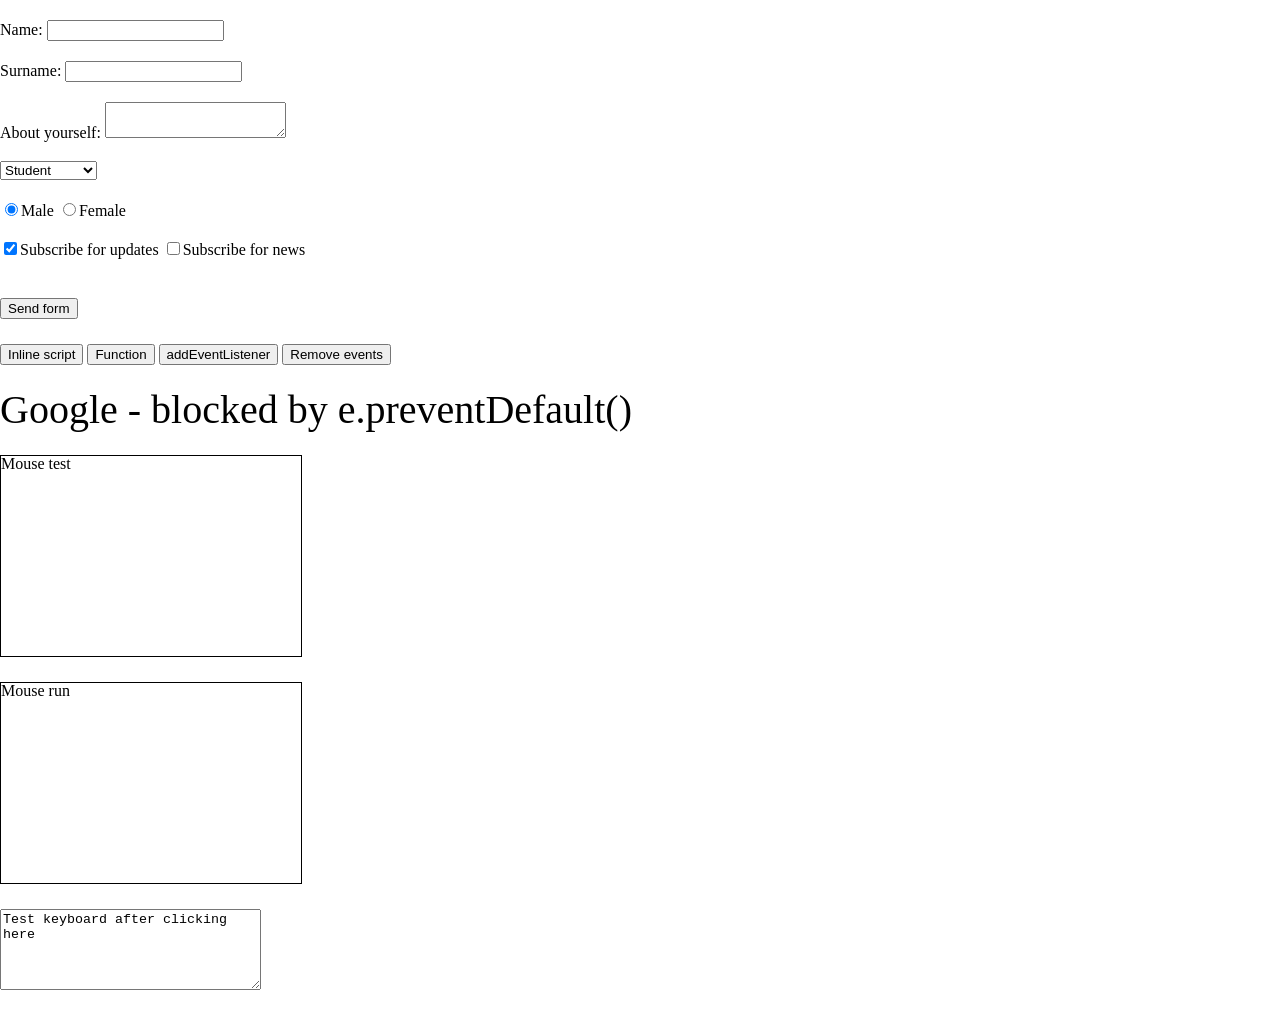
<file: eventInClass/index.html>
<!DOCTYPE html>
<head>
    <meta charset="utf-8">
    <meta name="viewport" content="width=device-width, initial-scale=1.0">
    <link rel="stylesheet" type="text/css" href="css/reset.css">
    <link rel="stylesheet" type="text/css" href="css/style.css">
    <title>JavaScript Hello</title>
    </head>
    <body>
        <form name="questions">
            <div>
                <label for="name">Name:</label>
                <input type="text" id="name" name="name">
            </div>
            <div>
                <label for="surname">Surname:</label>
                <input type="text" id="surname" name="surname">
            </div>
            <div>
                <label for="about">About yourself:</label>
                <textarea id="about" name="about"></textarea>
            </div>
            <div>
                <select id="occupation" name="occupation">
                    <option value="st">Student</option>
                    <option value="emp">Employee</option>
                    <option value="unemp">Unemployed</option>
                </select>
            </div>
            <div>
                <label><input type="radio" name="sex" checked>Male</label>
                <label><input type="radio" name="sex">Female</label>
            </div>
            <div>
                <label><input type="checkbox" id="updates" name="updates" checked>Subscribe for updates</label>
                <label><input type="checkbox" id="news" name="news">Subscribe for news</label>
            </div>
            <p class="errors"></p>
            <input type="submit" value="Send form">
        </form>
        
        
        <section class="section_one">
            <div class="buttons_wrapper">
                <button onclick="alert('Inline js');">Inline script</button>
                <button>Function</button>
                <button>addEventListener</button>
                <button>Remove events</button>
            </div>
        </section>

        <a href="http://google.com.ua" target="_blank">Google - blocked by e.preventDefault()</a>

        <section class="mouse_test">Mouse test</section>
        <section class="mouse_run">Mouse run</section>
        <section class="keyboard_test">
            <textarea cols="30" rows="5">Test keyboard after clicking here</textarea>
        </section>

        <script src="js/script.js" type="text/javascript"></script>
    </body>
</html>
</html>
</file>
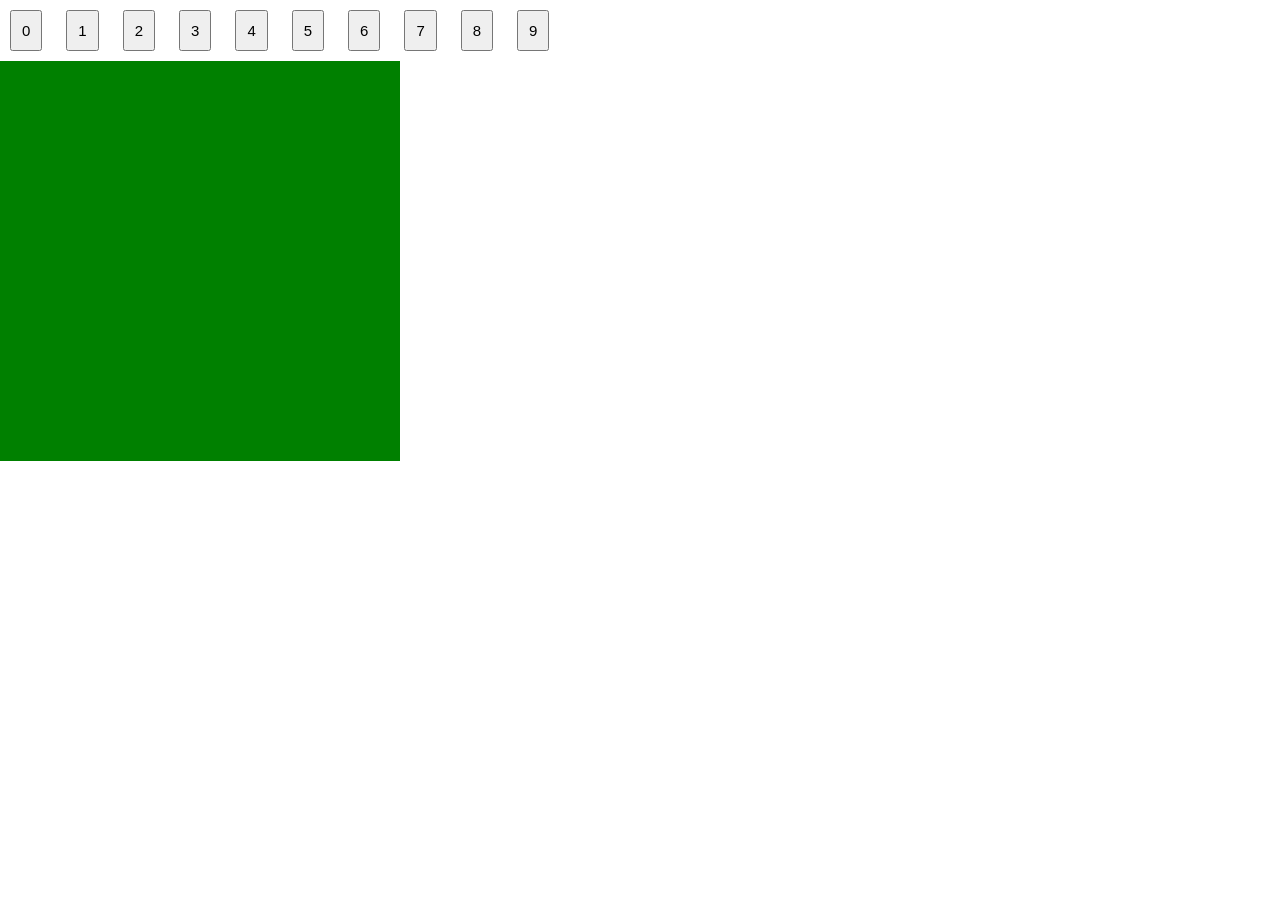
<file: LabInClass/index.html>
<!DOCTYPE html>
<head>
    <meta charset="utf-8">
    <meta name="viewport" content="width=device-width, initial-scale=1.0">
    <link rel="stylesheet" type="text/css" href="css/reset.css">
    <link rel="stylesheet" type="text/css" href="css/style.css">
    <title>JavaScript Hello</title>
    </head>
    <body>
    
        <div class="buttons">
            <button type="button">0</button>
            <button type="button">1</button>
            <button type="button">2</button>
            <button type="button">3</button>
            <button type="button">4</button>
            <button type="button">5</button>
            <button type="button">6</button>
            <button type="button">7</button>
            <button type="button">8</button>
            <button type="button">9</button>
        </div>
   
    <div id="result"></div>

    <script src="js/script.js" type="text/javascript"></script>
    </body>
</html>
</file>
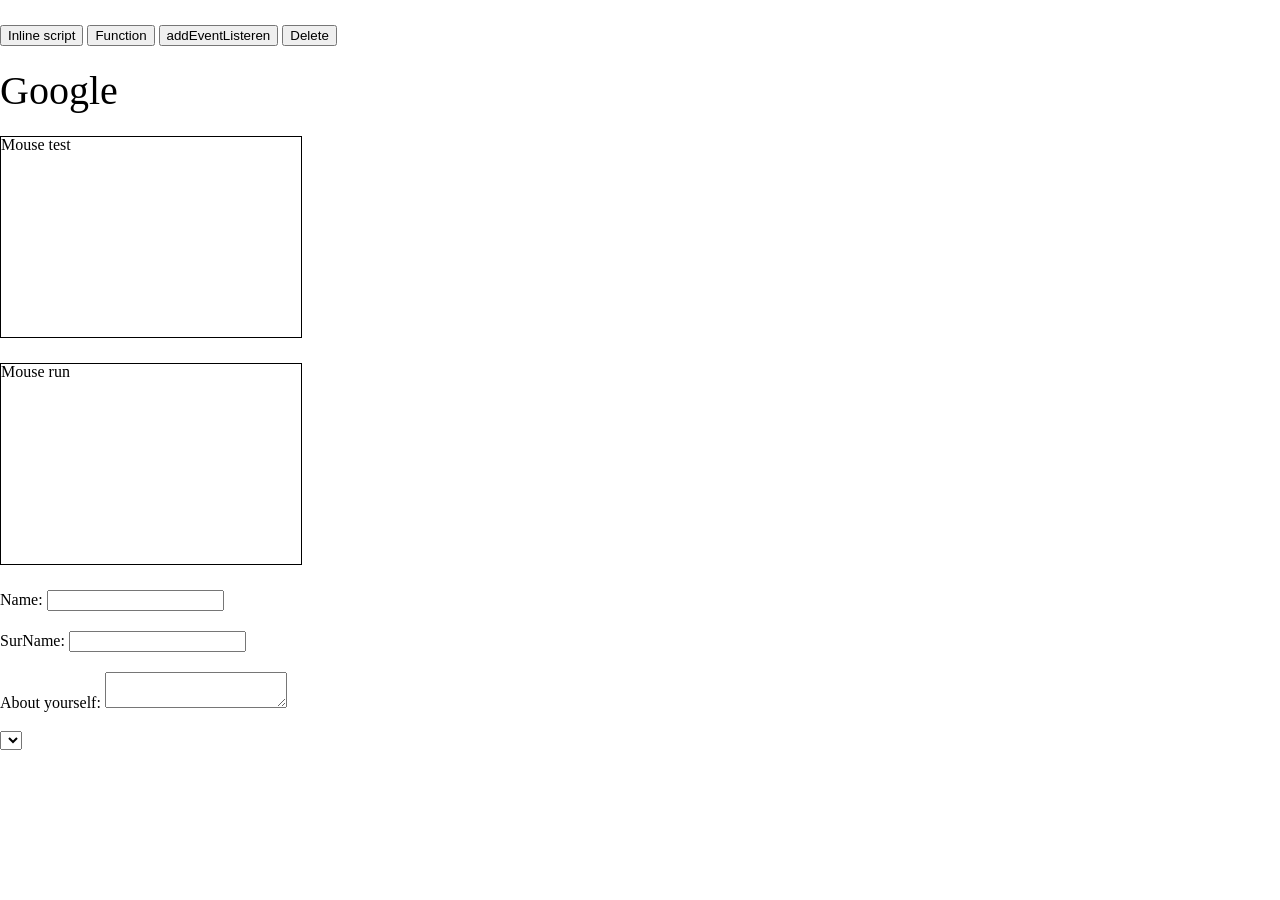
<file: para/index.html>
<!DOCTYPE html>
<head>
    <meta charset="utf-8">
    <meta name="viewport" content="width=device-width, initial-scale=1.0">
    <link rel="stylesheet" type="text/css" href="css/reset.css">
    <link rel="stylesheet" type="text/css" href="css/style.css">
    <title>JavaScript Hello</title>
</head>
<body>
	<section class="section_one">
		<div class="buttons_wrapper">
			<button onclick="alert("Inline js");">Inline script</button> <!-- 1-й способ-->
			<button>Function</button> <!-- 2-й способ-->
			<button>addEventListeren</button> <!-- 2-й способ-->
			<button>Delete</button> <!-- кнопка удаления обработчика событий-->
    	</div>
    </section>

    <a href="http://google.com.ua" target="blank">Google</a>
    <section class="mouse_test">Mouse test</section>
    <section class="mouse_run">Mouse run</section>

    <form>
        <div>
            <label for="name">Name:</label>
            <input type="text" id="name" name="name">
        </div>
        <div>
            <label for="surname">SurName:</label>
            <input type="text" id="surname" name="surname">
        </div>
        <div>
            <label for="name">About yourself:</label>
            <textarea id="about" name="about"></textarea>
        </div>
        <div>
            <select id="occupation" name="occupation">
                <option></option>
            </select>
        </div>
    </form>
    <script src="js/script.js" type="text/javascript"></script>
</body>
</html>
</file>
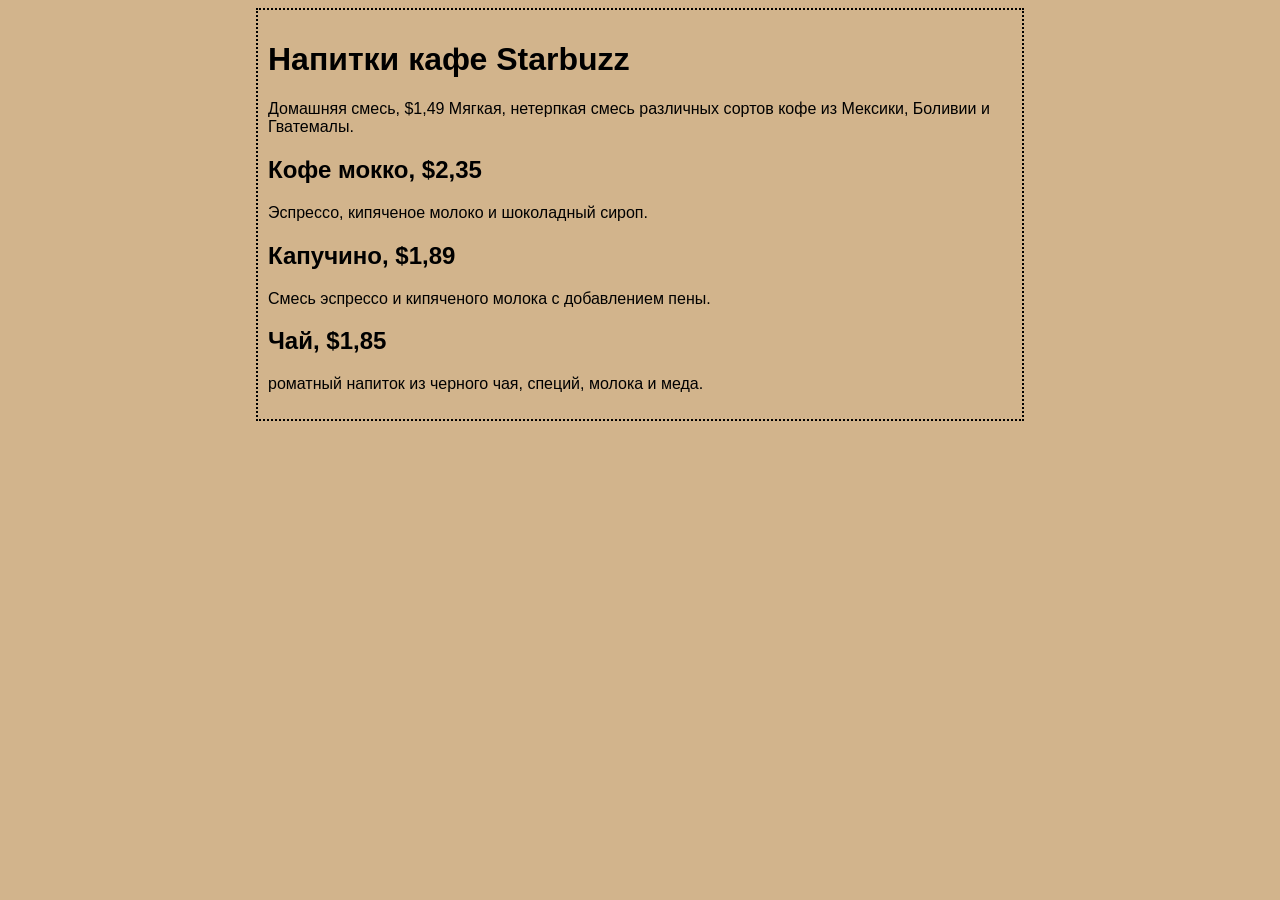
<file: starbuzz/index.html>
<!DOCTYPE html>
<head>
	<meta charset="UTF-8">
	<meta name="viewport" content="width=device-width, initial-scale=1.0">
    <!--<link href="css/reset.css" rel="stylesheet" type="text/css"/>-->
    <link href="css/style.css" rel="stylesheet" type="text/css"/>
	<title>Кафе Starbuzz</title>
</head>
<body>
	<h1>Напитки кафе Starbuzz</h1>
	<p>Домашняя смесь, $1,49
	Мягкая, нетерпкая смесь различных
	сортов кофе из Мексики, Боливии
	и Гватемалы.</p>
	<h2>Кофе мокко, $2,35</h2>
	<p>Эспрессо, кипяченое молоко
	и шоколадный сироп.</p>
	<h2>Капучино, $1,89</h2>
	<p>Смесь эспрессо и кипяченого молока
	с добавлением пены.</p>
	<h2>Чай, $1,85</h2>
	<p>роматный напиток из черного чая,
	специй, молока и меда.</p>
</body>
</html>
</file>
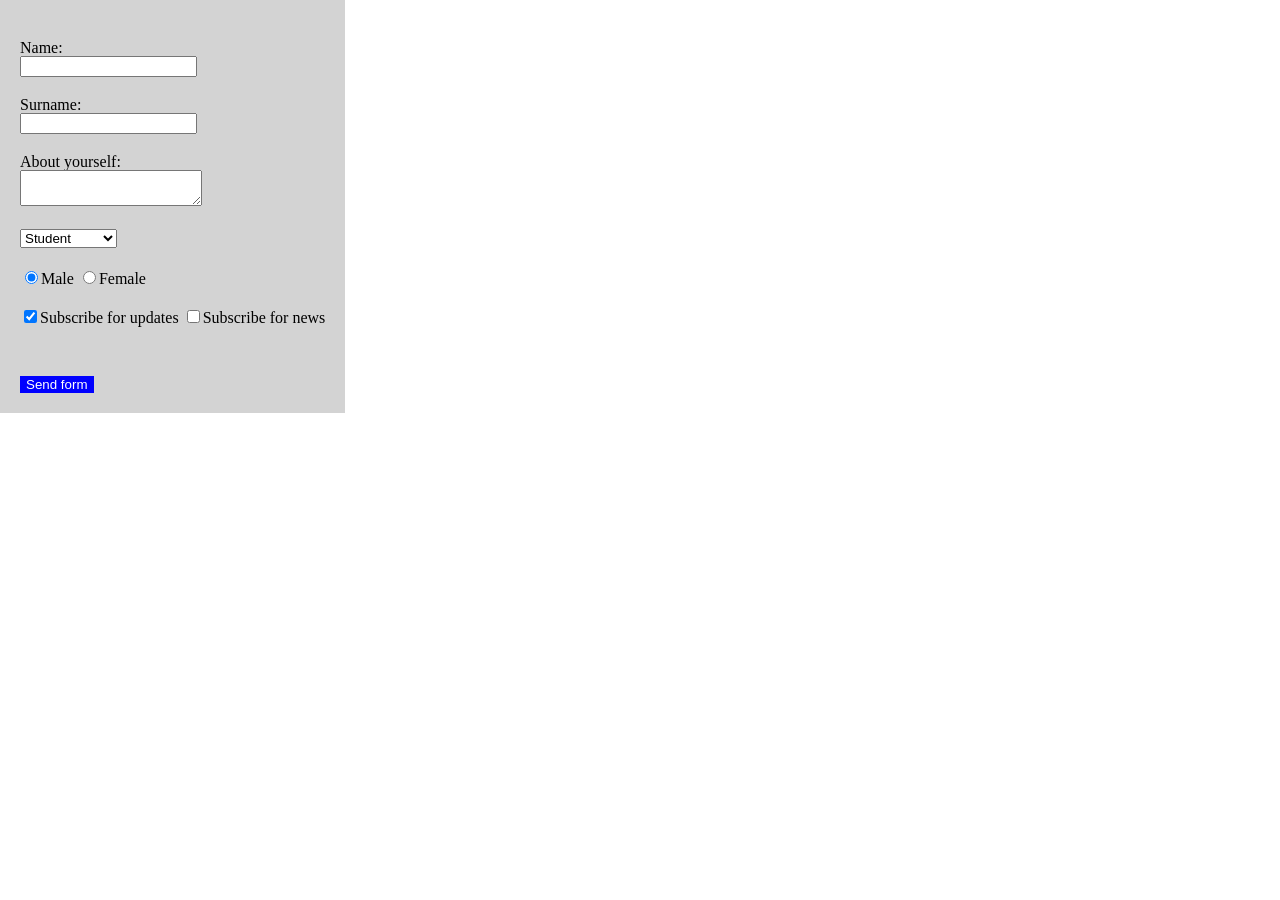
<file: test_with_js/index.html>
<!DOCTYPE html>
<head>
    <meta charset="utf-8">
    <meta name="viewport" content="width=device-width, initial-scale=1.0">
    <link rel="stylesheet" type="text/css" href="css/reset.css">
    <link rel="stylesheet" type="text/css" href="css/style.css">
    <title>JavaScript Hello</title>
    </head>
    <body>
        <form name = "pages">
            <div>
                <label for="name">Name:</br></label>
                <input type="text" id="name" name="name">
            </div>
            <div>
                <label for="surname">Surname:</br></label>
                <input type="text" id="surname" name="surname">
            </div>
            <div>
                <label for="about">About yourself:</br></label>
                <textarea id="about" name="about"></textarea>
            </div>
            <div>
                <select id="occupation" name="occupation">
                    <option value="st">Student</option>
                    <option value="emp">Employee</option>
                    <option value="unemp">Unemployed</option>
                </select>
            </div>
            <div>
                <label><input type="radio" name="sex" checked>Male</label>
                <label><input type="radio" name="sex">Female</label>
            </div>
            <div>
                <label><input type="checkbox" id="updates" name="updates" checked>Subscribe for updates</label>
                <label><input type="checkbox" id="news" name="news">Subscribe for news</label>
            </div>
            <p class="errors"></p>
            <input type="submit" id="sub" value="Send form">
        </form>

        
    <script src="js/script.js" type="text/javascript"></script>
    </body>
</html>
</html>
</file>
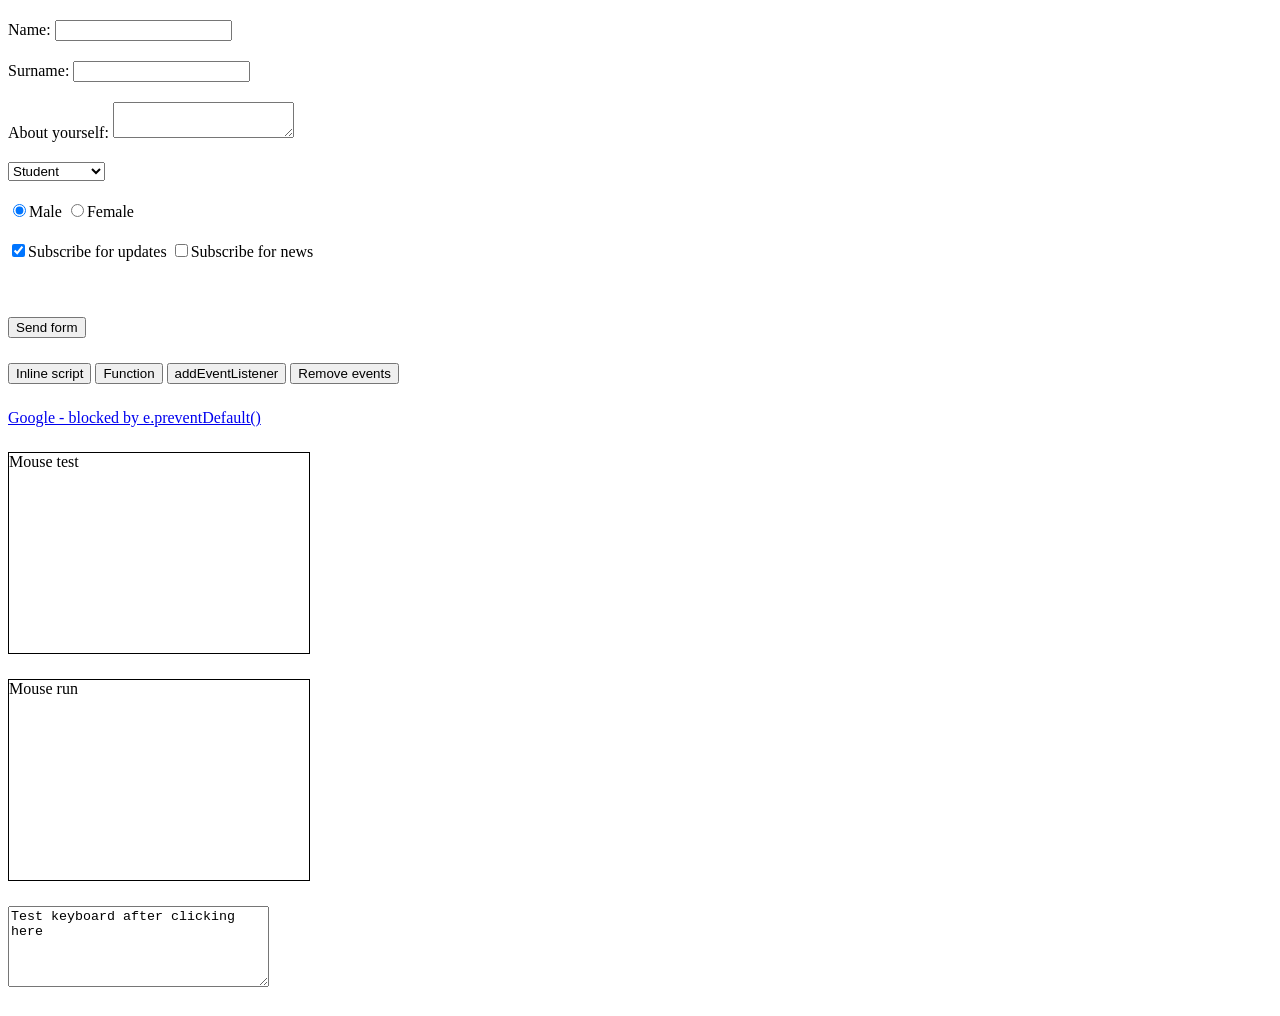
<file: JS_in_CLASS/javascript-master/events/index.html>
<!DOCTYPE html>
<html>
    <head>
        <title>Events</title>
        <meta charset="UTF-8">
        <meta name="viewport" content="width=device-width, initial-scale=1.0">
        <link href="css/style.css" rel="stylesheet" type="text/css"/>
    </head>
    <body>
        <form name="questions">
            <div>
                <label for="name">Name:</label>
                <input type="text" id="name" name="name">
            </div>
            <div>
                <label for="surname">Surname:</label>
                <input type="text" id="surname" name="surname">
            </div>
            <div>
                <label for="about">About yourself:</label>
                <textarea id="about" name="about"></textarea>
            </div>
            <div>
                <select id="occupation" name="occupation">
                    <option value="st">Student</option>
                    <option value="emp">Employee</option>
                    <option value="unemp">Unemployed</option>
                </select>
            </div>
            <div>
                <label><input type="radio" name="sex" checked>Male</label>
                <label><input type="radio" name="sex">Female</label>
            </div>
            <div>
                <label><input type="checkbox" id="updates" name="updates" checked>Subscribe for updates</label>
                <label><input type="checkbox" id="news" name="news">Subscribe for news</label>
            </div>
            <p class="errors"></p>
            <input type="submit" value="Send form">
        </form>
        
        
        <section class="section_one">
            <div class="buttons_wrapper">
                <button onclick="alert('Inline js');">Inline script</button>
                <button>Function</button>
                <button>addEventListener</button>
                <button>Remove events</button>
            </div>
        </section>

        <a href="http://google.com.ua" target="_blank">Google - blocked by e.preventDefault()</a>

        <section class="mouse_test">Mouse test</section>
        <section class="mouse_run">Mouse run</section>
        <section class="keyboard_test">
            <textarea cols="30" rows="5">Test keyboard after clicking here</textarea>
        </section>

        <script src="js/script.js" type="text/javascript"></script>
    </body>
</html>
</file>
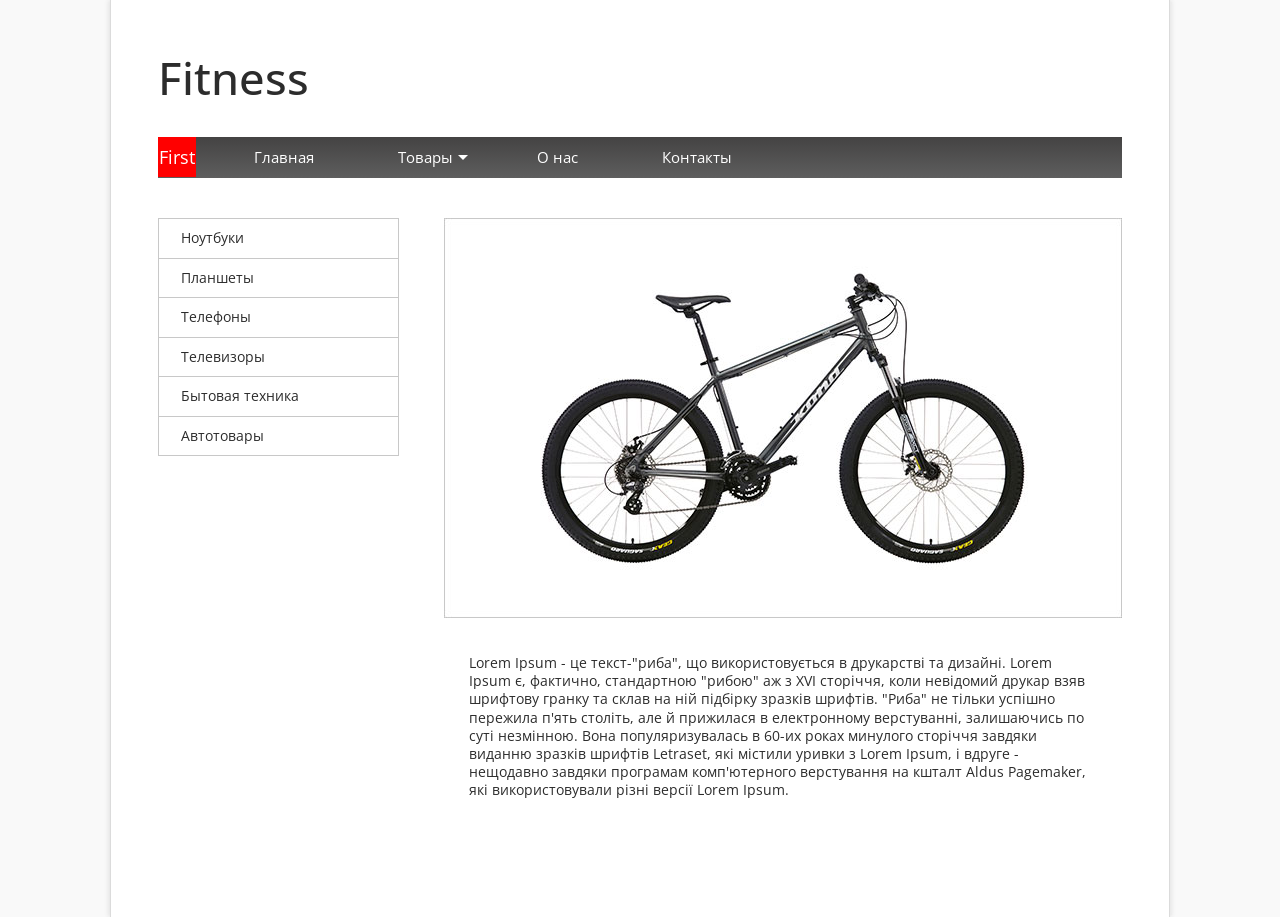
<file: JS_in_CLASS/javascript-master/fitness+jquery/index.html>
<!DOCTYPE html>
<html>
    <head>
        <title>Fitness</title>
        <meta charset="UTF-8">
        <meta name="viewport" content="width=device-width, initial-scale=1.0">
        <link href="css/reset.css" rel="stylesheet" type="text/css"/>
        <link href="css/style.css" rel="stylesheet" type="text/css"/>
    </head>
    <body>
        <div class="wrapper">
            <h1>Fitness</h1>
            <ul class="menu_main clearfix">
                <li class="menu_main__item"><a href="#">Главная</a></li>
                <li class="menu_main__item menu_main__item_dropdown">Товары
                    <ul class="menu_main__submenu">
                        <li><a href="#">Ноутбуки</a></li>
                        <li><a href="#">Планшеты</a></li>
                        <li><a href="#">Телефоны</a></li>
                        <li><a href="#">Телевизоры</a></li>
                        <li><a href="#">Бытовая техника</a></li>
                        <li><a href="#">Автотовары</a></li>
                    </ul>
                </li>
                <li class="menu_main__item"><a href="#">О нас</a></li>
                <li class="menu_main__item"><a href="#">Контакты</a></li>
            </ul>
            <main class="main_wrapper clearfix">
                <nav class="left_panel clearfix">
                    <ul class="side_menu">
                        <li><a href="#">Ноутбуки</a></li>
                        <li><a href="#">Планшеты</a></li>
                        <li><a href="#">Телефоны</a></li>
                        <li><a href="#">Телевизоры</a></li>
                        <li><a href="#">Бытовая техника</a></li>
                        <li><a href="#">Автотовары</a></li>
                    </ul>
                </nav>
                <section class="main">
                    <img src="img/bike.jpg" alt="">
                    <p>
                        Lorem Ipsum - це текст-"риба", що використовується в друкарстві та дизайні. Lorem Ipsum є, фактично,
                        стандартною "рибою" аж з XVI сторіччя, коли невідомий друкар взяв шрифтову гранку та склав на ній
                        підбірку зразків шрифтів. "Риба" не тільки успішно пережила п'ять століть, але й прижилася в електронному верстуванні,
                        залишаючись по суті незмінною. Вона популяризувалась в 60-их роках минулого сторіччя завдяки виданню зразків шрифтів Letraset,
                        які містили уривки з Lorem Ipsum, і вдруге - нещодавно завдяки програмам комп'ютерного верстування на кшталт Aldus Pagemaker,
                        які використовували різні версії Lorem Ipsum. 
                    </p>
                </section>
            </main>
            <ul class="menu_main menu_main_bottom clearfix">
                <li class="menu_main__item"><a href="#">Главная</a></li>
                <li class="menu_main__item"><a href="#">Товары</a></li>
                <li class="menu_main__item"><a href="#">О нас</a></li>
                <li class="menu_main__item"><a href="#">Контакты</a></li>
                <li class="menu_main__item">2014 &copy; All rights reserved</li>
            </ul>
        </div>
        <script src="https://ajax.googleapis.com/ajax/libs/jquery/1.12.2/jquery.min.js"></script>
        <script src="js/jquery_search.js" type="text/javascript"></script>
    </body>
</html>
</file>
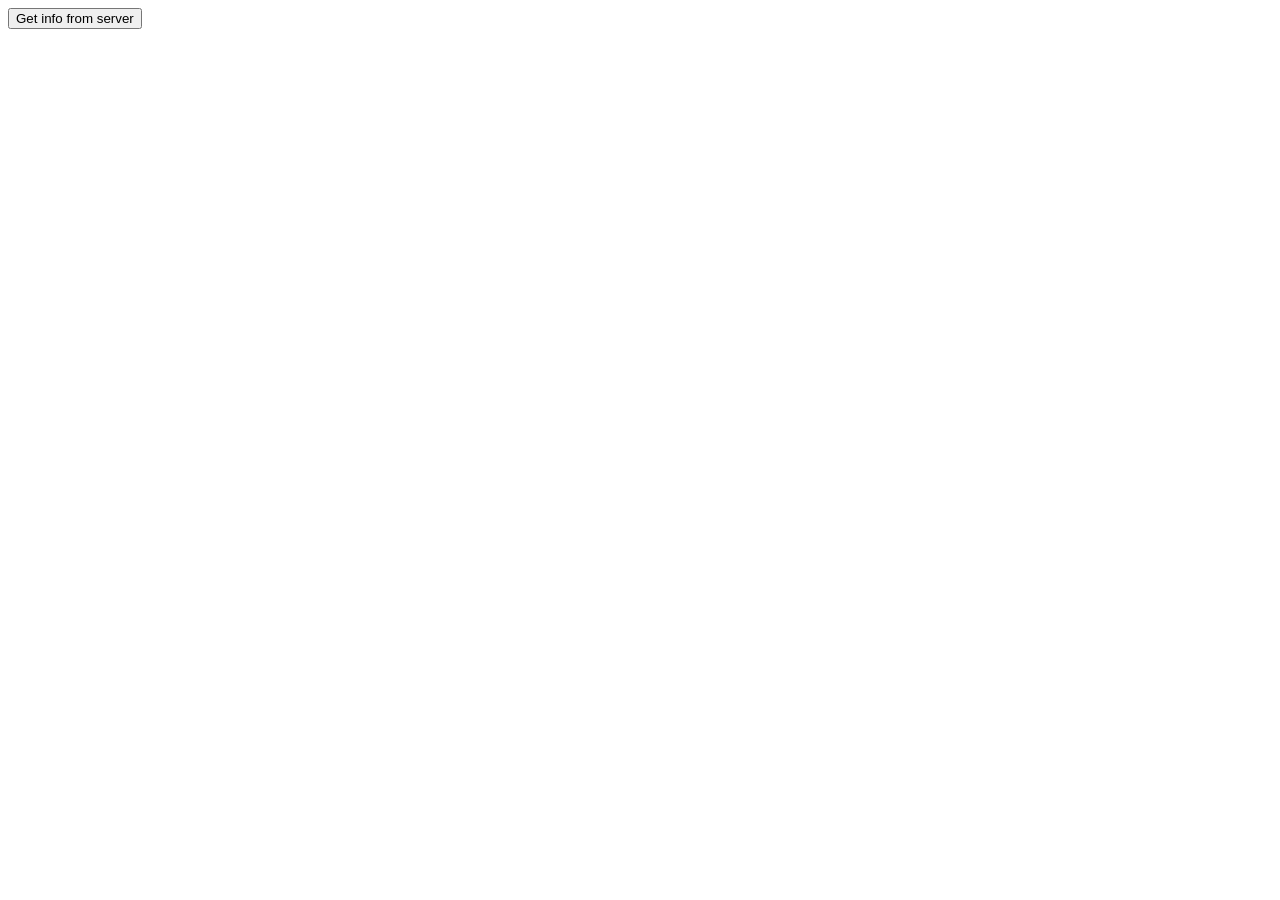
<file: JS_in_CLASS/javascript-master/XMLHttpRequest/index.html>
<!DOCTYPE html>
<!--
To change this license header, choose License Headers in Project Properties.
To change this template file, choose Tools | Templates
and open the template in the editor.
-->
<html>
    <head>
        <title>TODO supply a title</title>
        <meta charset="UTF-8">
        <meta name="viewport" content="width=device-width, initial-scale=1.0">
    </head>
    <body>
        <button>Get info from server</button>
        <div class="response"></div>
        <script src="https://ajax.googleapis.com/ajax/libs/jquery/1.12.4/jquery.min.js"></script>
        <script src="script.js" type="text/javascript"></script>
    </body>
</html>
</file>
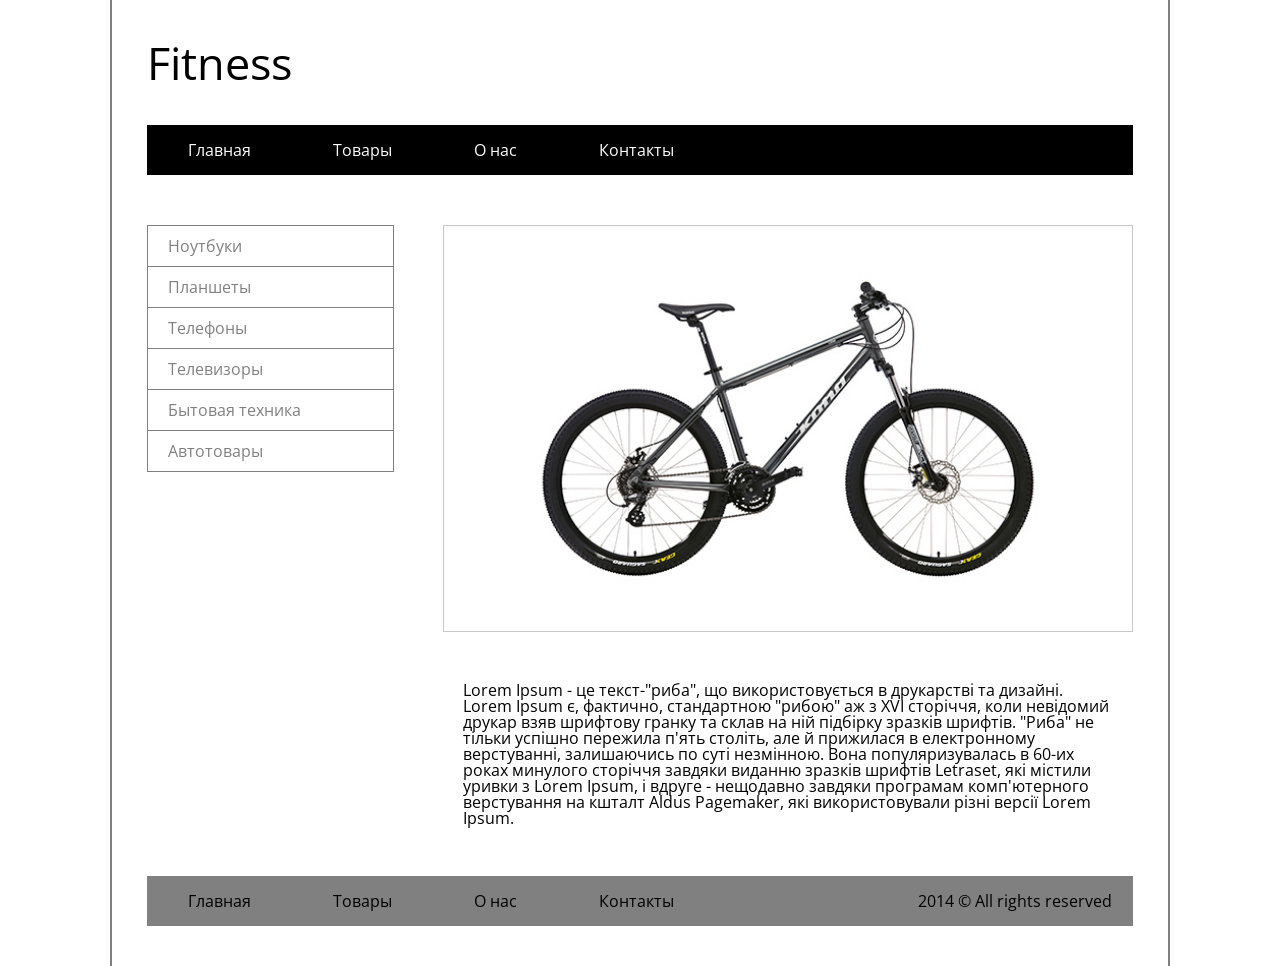
<file: domashnee1/domashnee1.html>
<!DOCTYPE html>
<html>
    <head>
        <title>Fitness</title>
        <meta charset="UTF-8">
        <meta name="viewport" content="width=device-width, initial-scale=1.0">
        <link href="css/reset.css" rel="stylesheet" type="text/css"/>
        <link href="css/domashnee1.css" rel="stylesheet" type="text/css"/>
    </head>
    <body>
        <div class="wrapper">
            <h1>Fitness</h1>
            <ul class="main_menu clearfix">
                <li><a href="#">Главная</a></li>
                <li><a href="#">Товары</a></li>
                <li><a href="#">О нас</a></li>
                <li><a href="#">Контакты</a></li>
            </ul>
            <div class="main_wrapper clearfix">
                <div class="left_panel">
                    <ul class="side_menu">
                        <li><a href="#">Ноутбуки</a></li>
                        <li><a href="#">Планшеты</a></li>
                        <li><a href="#">Телефоны</a></li>
                        <li><a href="#">Телевизоры</a></li>
                        <li><a href="#">Бытовая техника</a></li>
                        <li><a href="#">Автотовары</a></li>
                    </ul>
                </div>
                <div class="main">
                    <img src="img/main_img.jpg" alt="">
                    <p>
                        Lorem Ipsum - це текст-"риба", що використовується в друкарстві та дизайні. Lorem Ipsum є, фактично,
                        стандартною "рибою" аж з XVI сторіччя, коли невідомий друкар взяв шрифтову гранку та склав на ній
                        підбірку зразків шрифтів. "Риба" не тільки успішно пережила п'ять століть, але й прижилася в електронному верстуванні,
                        залишаючись по суті незмінною. Вона популяризувалась в 60-их роках минулого сторіччя завдяки виданню зразків шрифтів Letraset,
                        які містили уривки з Lorem Ipsum, і вдруге - нещодавно завдяки програмам комп'ютерного верстування на кшталт Aldus Pagemaker,
                        які використовували різні версії Lorem Ipsum. 
                    </p>
                </div>
            </div>
            <ul class="main_menu bottom clearfix">
                <li><a href="#">Главная</a></li>
                <li><a href="#">Товары</a></li>
                <li><a href="#">О нас</a></li>
                <li><a href="#">Контакты</a></li>
                <li>2014 &copy; All rights reserved</li>
            </ul>
        </div>
    </body>
</html>
</html>
</file>
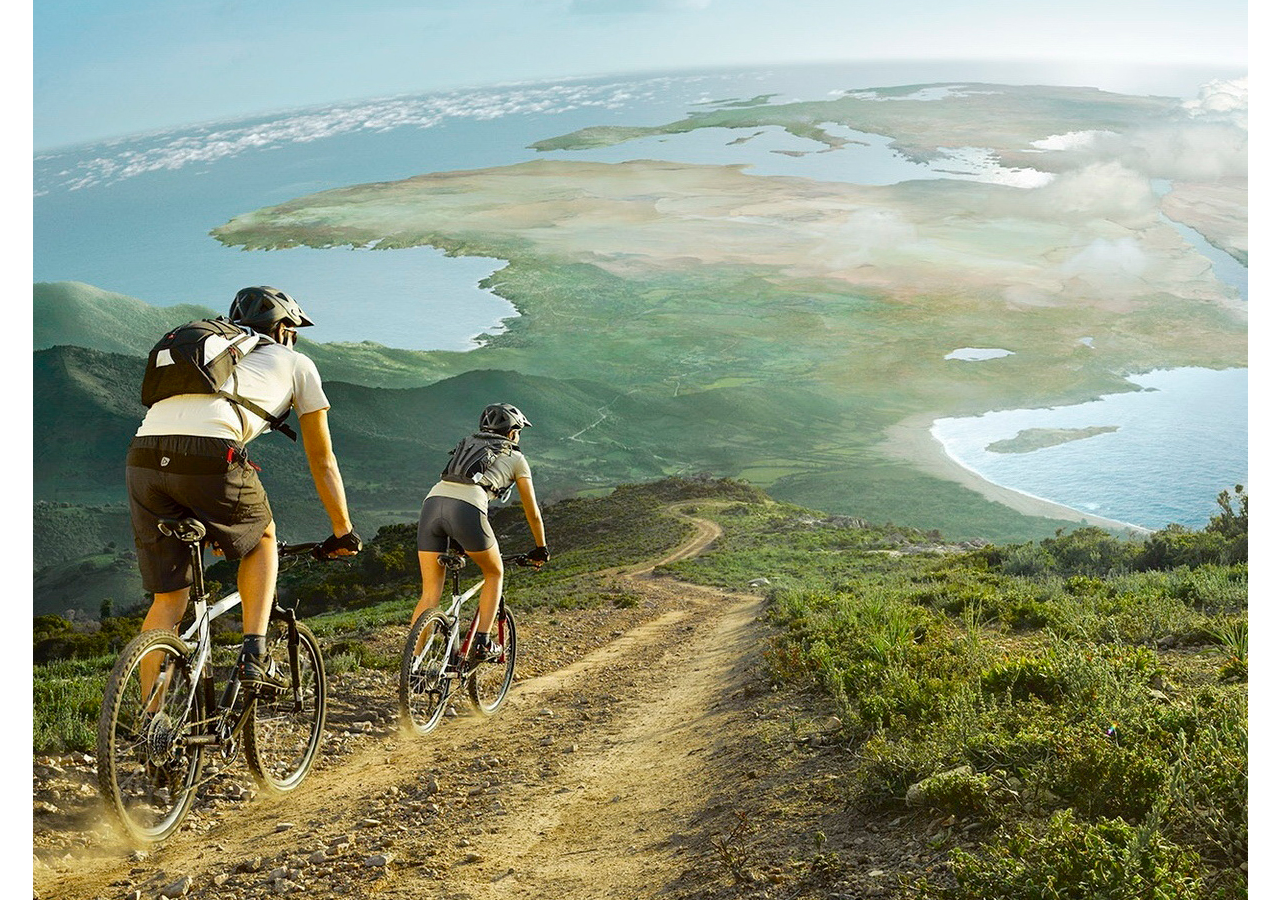
<file: domashnee2/domashnee2.html>
<!DOCTYPE html>
	<head>
		<meta charset="utf-8">
		<meta name="viewport" content="width=device-width, initial-scale=1.0">
		<link rel="stylesheet" type="text/css" href="css/reset.css">
		<link rel="stylesheet" type="text/css" href="css/style.css">
		<title>Codastre-se</title>
	</head>
	<body>
	<div class="wrapper"></div>
	  
	
	</body>
</html>
</file>
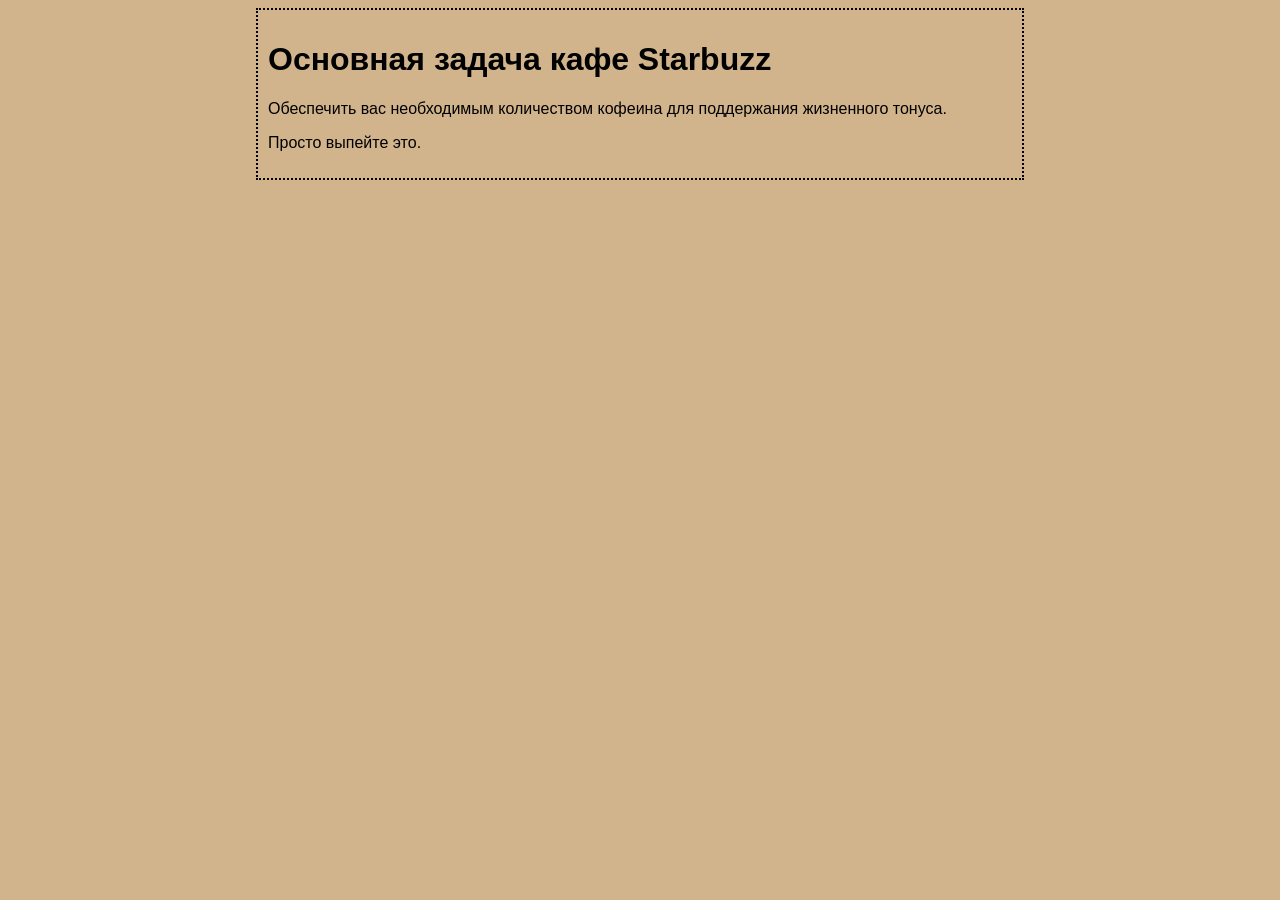
<file: starbuzz/mission.html>
<!DOCTYPE html>
<head>
	<meta charset="UTF-8">
	<meta name="viewport" content="width=device-width, initial-scale=1.0">
    <!--<link href="css/reset.css" rel="stylesheet" type="text/css"/>-->
    <link href="css/style.css" rel="stylesheet" type="text/css"/>
	<title>Кафе Starbuzz</title>
</head>
<body>
	<h1>Основная задача кафе Starbuzz</h1>
	<p>Обеспечить вас необходимым количеством
	кофеина для поддержания жизненного тонуса.</p>
	<p>Просто выпейте это.</p>
</body>
</html>
</file>
<file: eventInClass/css/style.css>
a {
	text-decoration: none;
	color: black;
	font-size: 40px;
}

a:hover {
	color: blue;
}

section {
    margin: 25px 0;
}

.mouse_test, .mouse_run {
    width: 300px;
    height: 200px;
    border: 1px solid black;
}

form > div {
    margin: 20px 0;
}

.errors {
    color: red;
    font-size: 16px;
    line-height: 20px;
    height: 20px;
}
</file>
<file: LabInClass/css/style.css>
button {
	padding: 10px 10px;
	font-size: 15px;
	margin: 10px 10px;
}

#result {
	background-color: green;
	width: 400px;
	height: 400px;
	text-align: center;
	font-size: 60px;
	color: red;
}
</file>
<file: para/css/style.css>
a {
	text-decoration: none;
	color: black;
	font-size: 40px;
}

a:hover {
	color: blue;
}

section {
    margin: 25px 0;
}

.mouse_test, .mouse_run {
    width: 300px;
    height: 200px;
    border: 1px solid black;
}

form > div {
    margin: 20px 0;
}

.errors {
    color: red;
    font-size: 16px;
    line-height: 20px;
    height: 20px;
}
</file>
<file: starbuzz/css/style.css>
body {
background-color: #d2b48c;
margin-left: 20%;
margin-right: 20%;
border: 2px dotted black;
padding: 10px 10px 10px 10px;
font-family: sans-serif;
}
</file>
<file: test_with_js/css/style.css>
form {
	padding: 20px 20px;
	display: inline-block;
	background-color: lightgray;
}

form  div {
    margin: 20px 0;
}

.errors {
	font-weight: bold;
    color: red;
    font-size: 22px;
    line-height: 30px;
    height: 30px;
}

#sub {
	background-color: blue;
	color: white;
	border: none;
}
</file>
<file: JS_in_CLASS/javascript-master/events/css/style.css>
section {
    margin: 25px 0;
}

.mouse_test, .mouse_run {
    width: 300px;
    height: 200px;
    border: 1px solid black;
}

form > div {
    margin: 20px 0;
}

.errors {
    color: red;
    font-size: 16px;
    line-height: 20px;
    height: 20px;
}
</file>
<file: JS_in_CLASS/javascript-master/fitness+jquery/css/style.css>
@import url(https://fonts.googleapis.com/css?family=Open+Sans:400,700&subset=latin,cyrillic-ext);

*{
    box-sizing: border-box;
}

body {
    font-family: "Open Sans", Arial, sans-serif;
    font-size: 14px;
    color: #2c2c2c;
    background-color: #f9f9f9;
}

.clearfix:after {
    content: "";
    display: table;
    clear: both;
}

a {
    text-decoration: none;
}

.wrapper {
    width: 95%;
    max-width: 1060px;
    padding: 55px 47px 60px;
    margin: 0 auto;
    background-color: white;
    border-left: 1px solid #dbdbdb;
    border-right: 1px solid #dbdbdb;
    box-shadow: -2px 0 4px #e7e7e7, 2px 0 4px #e7e7e7;
}

.wrapper h1 {
    font-size: 45px;
    font-weight: 500;
    margin-bottom: 37px;
}


/* MENU */
.menu_main {
    background: linear-gradient(#444343, #5e5e5e);
}

.menu_main .menu_main__item {
    float: left;
    border-left: 1px solid transparent;
    border-right: 1px solid transparent;
    line-height: 40px;
    margin: 0 16px;
}

.menu_main .menu_main__item:hover {
    background: linear-gradient(#2e2e2e, #4a4a4a);
    border-left: 1px solid #838383;
    border-right: 1px solid #838383;
    transition: all 0.2s;
}

.menu_main .menu_main__item:first-child {
    margin-left: 0px;
}

.menu_main .menu_main__item a,
.menu_main .menu_main__item.menu_main__item_dropdown {
    font-size: 15px;
    color: white;
    padding: 0 25px;
}

/* modifier for bottom menu */
.menu_main.menu_main_bottom {
    background: #e1e1e1;
}

.menu_main.menu_main_bottom .menu_main__item:hover {
    background: #e1e1e1;
    border-left: 1px solid transparent;
    border-right: 1px solid transparent;
}

.menu_main.menu_main_bottom .menu_main__item:last-child {
    float: right;
    margin-right: 20px;
}

.menu_main.menu_main_bottom .menu_main__item a {
    color: #2c2c2c;
}

.menu_main.menu_main_bottom .menu_main__item:hover a{
    text-decoration: underline;
}

/* submenu and dropdown item */
.menu_main .menu_main__item.menu_main__item_dropdown {
    position: relative;
}

.menu_main .menu_main__item.menu_main__item_dropdown:after {
    content: "";
    position: absolute;
    top: 45%;
    right: 10px;
    height: 0;
    width: 0;
    border: 5px solid transparent;
    border-top-color: white;
}

.menu_main .menu_main__item.menu_main__item_dropdown:hover .menu_main__submenu{
    display: block;
}

.menu_main .menu_main__submenu {
    display: none;
    position: absolute;
    top: 40px;
    left: -30px;
    right: -30px;
    background: linear-gradient(#2e2e2e, #4a4a4a);
}

.menu_main .menu_main__submenu li {
    text-align: center;
}

.menu_main .menu_main__submenu li a{
    padding: 0 5px;
    line-height: 25px;
}

.menu_main .menu_main__submenu li:hover a {
    text-decoration: underline;
}

.main_wrapper {
    margin: 40px 0 57px;
}

.left_panel {
    float: left;
    width: 25%;
}

.side_menu {
    border: 1px solid #c8c8c8;
}
.side_menu li {
    border-bottom: 1px solid #c8c8c8;
    line-height: 38.5px;
}
.side_menu li:hover {
    padding-left: 15px;
    background-color: #f9f9f9;
    transition: all 0.2s;
}
.side_menu li:last-child {
    border-bottom: none;
}
.side_menu li a {
    padding-left: 22px;
    color: #2c2c2c;
}

.main {
    float: right;
    width: 70.4%;
}
.main img {
    display: block;
    margin: 0 auto;
    max-width: 100%;
}
.main p {
    line-height: 1.3;
    margin-top: 36px;
    padding: 0 26px;
}

/* small screens <970px */
@media (max-width: 970px) {
    .menu_main.menu_main_bottom .menu_main__item {
        display: none;
    }
    
    .menu_main.menu_main_bottom .menu_main__item:last-child {
        display: block;
    }
}

/* extra small screens <768px */
@media (max-width: 768px) {
 
    .menu_main .menu_main__item {
        float: none;
        text-align: center;
        margin: 0;
        line-height: 30px;
    }
    
    .menu_main .menu_main__submenu {
        position: static;
    }
    
    .left_panel {
        display: none;
    }

    .main {
        float: none;
        width: 100%;
    }

}
</file>
<file: domashnee1/css/domashnee1.css>
@import url(https://fonts.googleapis.com/css?family=Open+Sans:400,700&subset=latin,cyrillic-ext);

*{
    box-sizing: border-box;
}

body {
    font-family: "Open Sans", Arial, sans-serif;
}

.clearfix:after {
    content: "";
    display: table;
    clear: both;
}

a {
    text-decoration: none;
}

.wrapper {
    width: 1060px;
    border-left: 2px solid gray;
    border-right: 2px solid gray;
    padding: 40px 35px;
    margin: 0 auto;
}
.wrapper h1 {
    font-size: 45px;
    margin-bottom: 40px;
}

.main_menu {
    background-color: black;
}
.main_menu li {
    float: left;
    border-left: 1px solid transparent;
    border-right: 1px solid transparent;
}
.main_menu li a {
    color: white;
    line-height: 50px;
    padding: 0 40px;
}
.main_menu li:hover {
    background-color: lightgray;
    border-left: 1px solid white;
    border-right: 1px solid white;
    transition: all 0.4s;
}
.main_menu.bottom {
    background-color: gray;
}
.main_menu.bottom li a {
    color: black;
}
.main_menu.bottom li:hover {
    background-color: gray;
    border-left: 1px solid transparent;
    border-right: 1px solid transparent;
}
.main_menu.bottom li:hover a{
    text-decoration: underline;
}
.main_menu.bottom li:last-child {
    float: right;
    line-height: 50px;
    margin-right: 20px;
}

.main_wrapper {
    margin: 50px 0;
}

.left_panel {
    float: left;
    width: 25%;
}

.side_menu {
    border: 1px solid gray;
}
.side_menu li {
    border-bottom: 1px solid gray;
}
.side_menu li:hover {
    padding-left: 20px;
    transition: all 0.2s;
}
.side_menu li:last-child {
    border-bottom: none;
}
.side_menu li a {
    color: gray;
    line-height: 40px;
    padding-left: 20px;
}

.main {
    float: right;
    width: 70%;
}
.main img {
    display: block;
    margin: 0 auto;
    width: 100%;
}
.main p {
    margin-top: 50px;
    padding: 0 20px;
}
</file>
<file: domashnee2/css/style.css>
* {
	box-sizing: border-box;
}

html{
    height: 100%;
}

body {
   font-family: Tahoma, Verdana, Segoe, sans-serif;
   height: 100%;
}

.wrapper {
   background: url(../img/bg.jpg) no-repeat center;
   background-size: 100%;
   width: 1215px;
   height: 100%;
   margin: 0 auto;
}
</file>
